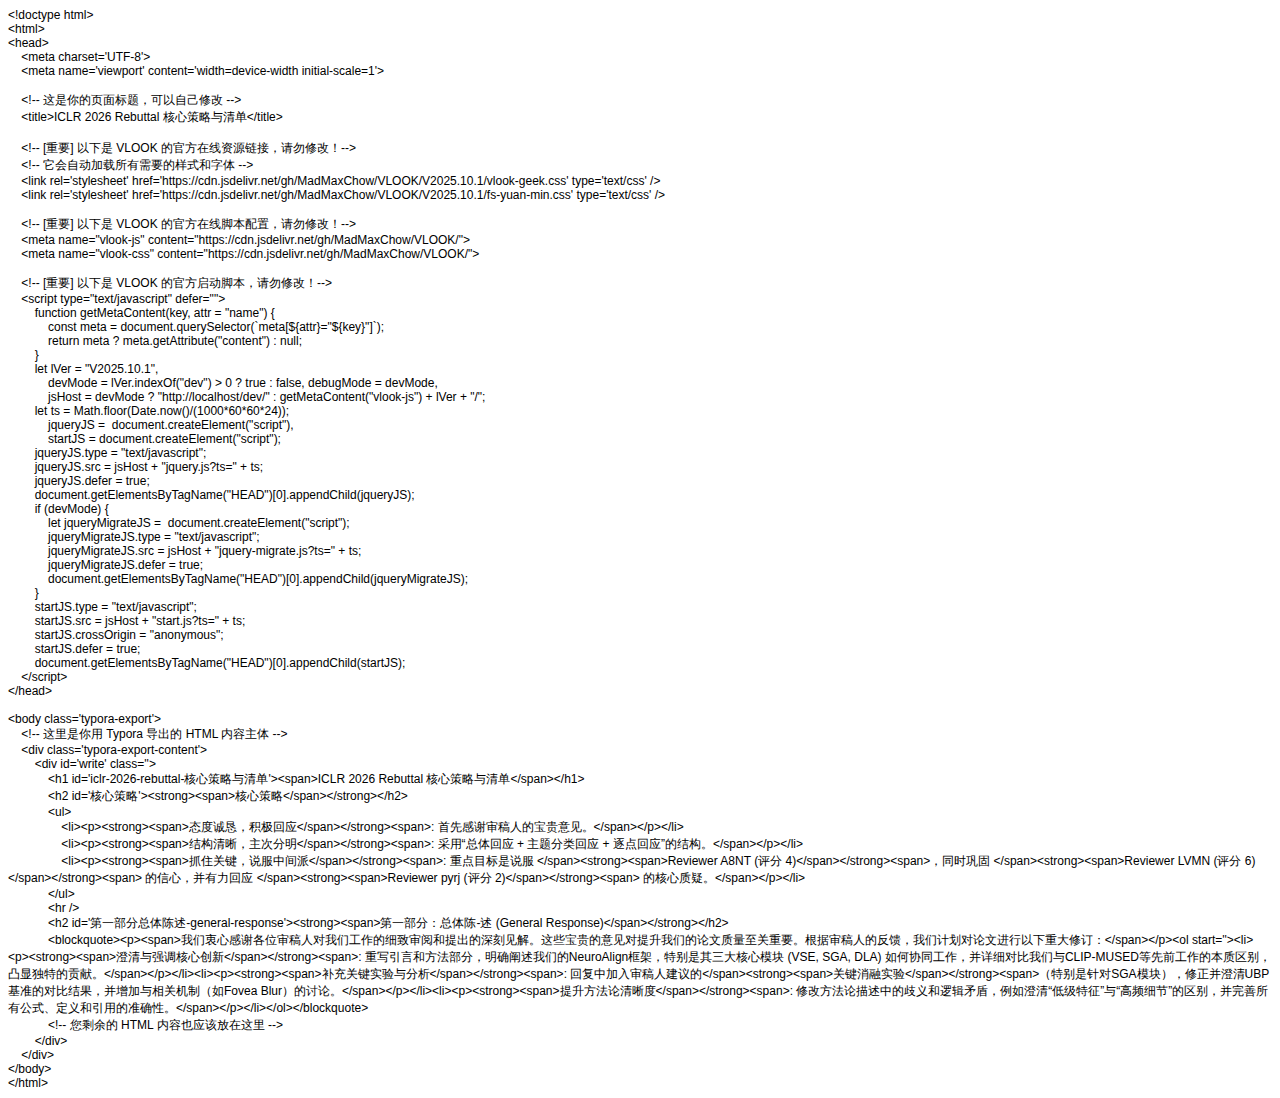
<file: index.html>
<!DOCTYPE html PUBLIC "-//W3C//DTD HTML 4.01//EN" "http://www.w3.org/TR/html4/strict.dtd">
<html>
<head>
  <meta http-equiv="Content-Type" content="text/html; charset=utf-8">
  <meta http-equiv="Content-Style-Type" content="text/css">
  <title></title>
  <meta name="Generator" content="Cocoa HTML Writer">
  <meta name="CocoaVersion" content="2685.2">
  <style type="text/css">
    p.p1 {margin: 0.0px 0.0px 0.0px 0.0px; font: 12.0px Helvetica}
    p.p2 {margin: 0.0px 0.0px 0.0px 0.0px; font: 12.0px Helvetica; min-height: 14.0px}
  </style>
</head>
<body>
<p class="p1">&lt;!doctype html&gt;</p>
<p class="p1">&lt;html&gt;</p>
<p class="p1">&lt;head&gt;</p>
<p class="p1"><span class="Apple-converted-space">    </span>&lt;meta charset='UTF-8'&gt;</p>
<p class="p1"><span class="Apple-converted-space">    </span>&lt;meta name='viewport' content='width=device-width initial-scale=1'&gt;</p>
<p class="p2"><br></p>
<p class="p1"><span class="Apple-converted-space">    </span>&lt;!-- 这是你的页面标题，可以自己修改 --&gt;</p>
<p class="p1"><span class="Apple-converted-space">    </span>&lt;title&gt;ICLR 2026 Rebuttal 核心策略与清单&lt;/title&gt;</p>
<p class="p2"><br></p>
<p class="p1"><span class="Apple-converted-space">    </span>&lt;!-- [重要] 以下是 VLOOK 的官方在线资源链接，请勿修改！--&gt;</p>
<p class="p1"><span class="Apple-converted-space">    </span>&lt;!-- 它会自动加载所有需要的样式和字体 --&gt;</p>
<p class="p1"><span class="Apple-converted-space">    </span>&lt;link rel='stylesheet' href='https://cdn.jsdelivr.net/gh/MadMaxChow/VLOOK/V2025.10.1/vlook-geek.css' type='text/css' /&gt;</p>
<p class="p1"><span class="Apple-converted-space">    </span>&lt;link rel='stylesheet' href='https://cdn.jsdelivr.net/gh/MadMaxChow/VLOOK/V2025.10.1/fs-yuan-min.css' type='text/css' /&gt;</p>
<p class="p2"><br></p>
<p class="p1"><span class="Apple-converted-space">    </span>&lt;!-- [重要] 以下是 VLOOK 的官方在线脚本配置，请勿修改！--&gt;</p>
<p class="p1"><span class="Apple-converted-space">    </span>&lt;meta name="vlook-js" content="https://cdn.jsdelivr.net/gh/MadMaxChow/VLOOK/"&gt;</p>
<p class="p1"><span class="Apple-converted-space">    </span>&lt;meta name="vlook-css" content="https://cdn.jsdelivr.net/gh/MadMaxChow/VLOOK/"&gt;</p>
<p class="p2"><br></p>
<p class="p1"><span class="Apple-converted-space">    </span>&lt;!-- [重要] 以下是 VLOOK 的官方启动脚本，请勿修改！--&gt;</p>
<p class="p1"><span class="Apple-converted-space">    </span>&lt;script type="text/javascript" defer=""&gt;</p>
<p class="p1"><span class="Apple-converted-space">        </span>function getMetaContent(key, attr = "name") {</p>
<p class="p1"><span class="Apple-converted-space">            </span>const meta = document.querySelector(`meta[${attr}="${key}"]`);</p>
<p class="p1"><span class="Apple-converted-space">            </span>return meta ? meta.getAttribute("content") : null;</p>
<p class="p1"><span class="Apple-converted-space">        </span>}</p>
<p class="p1"><span class="Apple-converted-space">        </span>let lVer = "V2025.10.1",</p>
<p class="p1"><span class="Apple-converted-space">            </span>devMode = lVer.indexOf("dev") &gt; 0 ? true : false, debugMode = devMode,</p>
<p class="p1"><span class="Apple-converted-space">            </span>jsHost = devMode ? "http://localhost/dev/" : getMetaContent("vlook-js") + lVer + "/";</p>
<p class="p1"><span class="Apple-converted-space">        </span>let ts = Math.floor(Date.now()/(1000*60*60*24));</p>
<p class="p1"><span class="Apple-converted-space">            </span>jqueryJS =<span class="Apple-converted-space">  </span>document.createElement("script"),</p>
<p class="p1"><span class="Apple-converted-space">            </span>startJS = document.createElement("script");</p>
<p class="p1"><span class="Apple-converted-space">        </span>jqueryJS.type = "text/javascript";</p>
<p class="p1"><span class="Apple-converted-space">        </span>jqueryJS.src = jsHost + "jquery.js?ts=" + ts;</p>
<p class="p1"><span class="Apple-converted-space">        </span>jqueryJS.defer = true;</p>
<p class="p1"><span class="Apple-converted-space">        </span>document.getElementsByTagName("HEAD")[0].appendChild(jqueryJS);</p>
<p class="p1"><span class="Apple-converted-space">        </span>if (devMode) {</p>
<p class="p1"><span class="Apple-converted-space">            </span>let jqueryMigrateJS =<span class="Apple-converted-space">  </span>document.createElement("script");</p>
<p class="p1"><span class="Apple-converted-space">            </span>jqueryMigrateJS.type = "text/javascript";</p>
<p class="p1"><span class="Apple-converted-space">            </span>jqueryMigrateJS.src = jsHost + "jquery-migrate.js?ts=" + ts;</p>
<p class="p1"><span class="Apple-converted-space">            </span>jqueryMigrateJS.defer = true;</p>
<p class="p1"><span class="Apple-converted-space">            </span>document.getElementsByTagName("HEAD")[0].appendChild(jqueryMigrateJS);</p>
<p class="p1"><span class="Apple-converted-space">        </span>}</p>
<p class="p1"><span class="Apple-converted-space">        </span>startJS.type = "text/javascript";</p>
<p class="p1"><span class="Apple-converted-space">        </span>startJS.src = jsHost + "start.js?ts=" + ts;</p>
<p class="p1"><span class="Apple-converted-space">        </span>startJS.crossOrigin = "anonymous";</p>
<p class="p1"><span class="Apple-converted-space">        </span>startJS.defer = true;</p>
<p class="p1"><span class="Apple-converted-space">        </span>document.getElementsByTagName("HEAD")[0].appendChild(startJS);</p>
<p class="p1"><span class="Apple-converted-space">    </span>&lt;/script&gt;</p>
<p class="p1">&lt;/head&gt;</p>
<p class="p2"><br></p>
<p class="p1">&lt;body class='typora-export'&gt;</p>
<p class="p1"><span class="Apple-converted-space">    </span>&lt;!-- 这里是你用 Typora 导出的 HTML 内容主体 --&gt;</p>
<p class="p1"><span class="Apple-converted-space">    </span>&lt;div class='typora-export-content'&gt;</p>
<p class="p1"><span class="Apple-converted-space">        </span>&lt;div id='write' class=''&gt;</p>
<p class="p1"><span class="Apple-converted-space">            </span>&lt;h1 id='iclr-2026-rebuttal-核心策略与清单'&gt;&lt;span&gt;ICLR 2026 Rebuttal 核心策略与清单&lt;/span&gt;&lt;/h1&gt;</p>
<p class="p1"><span class="Apple-converted-space">            </span>&lt;h2 id='核心策略'&gt;&lt;strong&gt;&lt;span&gt;核心策略&lt;/span&gt;&lt;/strong&gt;&lt;/h2&gt;</p>
<p class="p1"><span class="Apple-converted-space">            </span>&lt;ul&gt;</p>
<p class="p1"><span class="Apple-converted-space">                </span>&lt;li&gt;&lt;p&gt;&lt;strong&gt;&lt;span&gt;态度诚恳，积极回应&lt;/span&gt;&lt;/strong&gt;&lt;span&gt;: 首先感谢审稿人的宝贵意见。&lt;/span&gt;&lt;/p&gt;&lt;/li&gt;</p>
<p class="p1"><span class="Apple-converted-space">                </span>&lt;li&gt;&lt;p&gt;&lt;strong&gt;&lt;span&gt;结构清晰，主次分明&lt;/span&gt;&lt;/strong&gt;&lt;span&gt;: 采用“总体回应 + 主题分类回应 + 逐点回应”的结构。&lt;/span&gt;&lt;/p&gt;&lt;/li&gt;</p>
<p class="p1"><span class="Apple-converted-space">                </span>&lt;li&gt;&lt;p&gt;&lt;strong&gt;&lt;span&gt;抓住关键，说服中间派&lt;/span&gt;&lt;/strong&gt;&lt;span&gt;: 重点目标是说服 &lt;/span&gt;&lt;strong&gt;&lt;span&gt;Reviewer A8NT (评分 4)&lt;/span&gt;&lt;/strong&gt;&lt;span&gt;，同时巩固 &lt;/span&gt;&lt;strong&gt;&lt;span&gt;Reviewer LVMN (评分 6)&lt;/span&gt;&lt;/strong&gt;&lt;span&gt; 的信心，并有力回应 &lt;/span&gt;&lt;strong&gt;&lt;span&gt;Reviewer pyrj (评分 2)&lt;/span&gt;&lt;/strong&gt;&lt;span&gt; 的核心质疑。&lt;/span&gt;&lt;/p&gt;&lt;/li&gt;</p>
<p class="p1"><span class="Apple-converted-space">            </span>&lt;/ul&gt;</p>
<p class="p1"><span class="Apple-converted-space">            </span>&lt;hr /&gt;</p>
<p class="p1"><span class="Apple-converted-space">            </span>&lt;h2 id='第一部分总体陈述-general-response'&gt;&lt;strong&gt;&lt;span&gt;第一部分：总体陈-述 (General Response)&lt;/span&gt;&lt;/strong&gt;&lt;/h2&gt;</p>
<p class="p1"><span class="Apple-converted-space">            </span>&lt;blockquote&gt;&lt;p&gt;&lt;span&gt;我们衷心感谢各位审稿人对我们工作的细致审阅和提出的深刻见解。这些宝贵的意见对提升我们的论文质量至关重要。根据审稿人的反馈，我们计划对论文进行以下重大修订：&lt;/span&gt;&lt;/p&gt;&lt;ol start=''&gt;&lt;li&gt;&lt;p&gt;&lt;strong&gt;&lt;span&gt;澄清与强调核心创新&lt;/span&gt;&lt;/strong&gt;&lt;span&gt;: 重写引言和方法部分，明确阐述我们的NeuroAlign框架，特别是其三大核心模块 (VSE, SGA, DLA) 如何协同工作，并详细对比我们与CLIP-MUSED等先前工作的本质区别，凸显独特的贡献。&lt;/span&gt;&lt;/p&gt;&lt;/li&gt;&lt;li&gt;&lt;p&gt;&lt;strong&gt;&lt;span&gt;补充关键实验与分析&lt;/span&gt;&lt;/strong&gt;&lt;span&gt;: 回复中加入审稿人建议的&lt;/span&gt;&lt;strong&gt;&lt;span&gt;关键消融实验&lt;/span&gt;&lt;/strong&gt;&lt;span&gt;（特别是针对SGA模块），修正并澄清UBP基准的对比结果，并增加与相关机制（如Fovea Blur）的讨论。&lt;/span&gt;&lt;/p&gt;&lt;/li&gt;&lt;li&gt;&lt;p&gt;&lt;strong&gt;&lt;span&gt;提升方法论清晰度&lt;/span&gt;&lt;/strong&gt;&lt;span&gt;: 修改方法论描述中的歧义和逻辑矛盾，例如澄清“低级特征”与“高频细节”的区别，并完善所有公式、定义和引用的准确性。&lt;/span&gt;&lt;/p&gt;&lt;/li&gt;&lt;/ol&gt;&lt;/blockquote&gt;</p>
<p class="p1"><span class="Apple-converted-space">            </span>&lt;!-- 您剩余的 HTML 内容也应该放在这里 --&gt;</p>
<p class="p1"><span class="Apple-converted-space">        </span>&lt;/div&gt;</p>
<p class="p1"><span class="Apple-converted-space">    </span>&lt;/div&gt;</p>
<p class="p1">&lt;/body&gt;</p>
<p class="p1">&lt;/html&gt;</p>
</body>
</html>
</file>
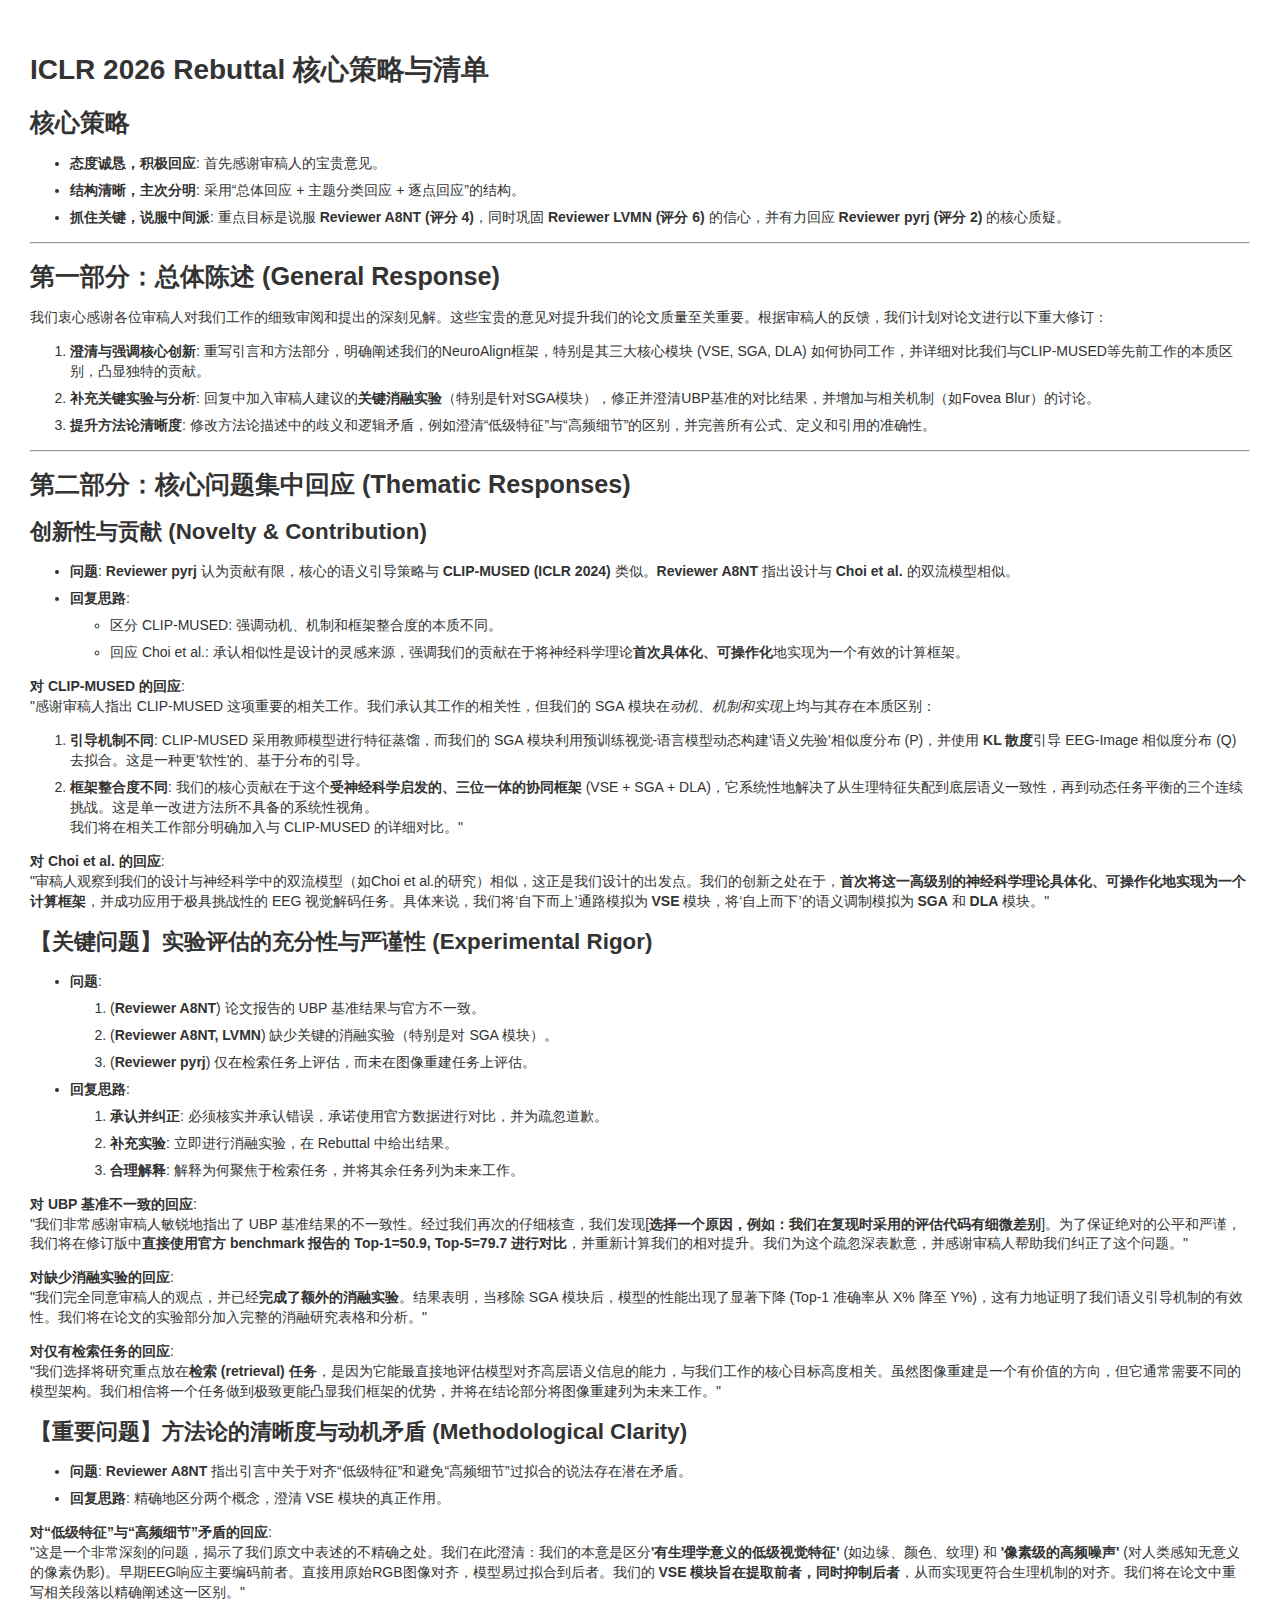
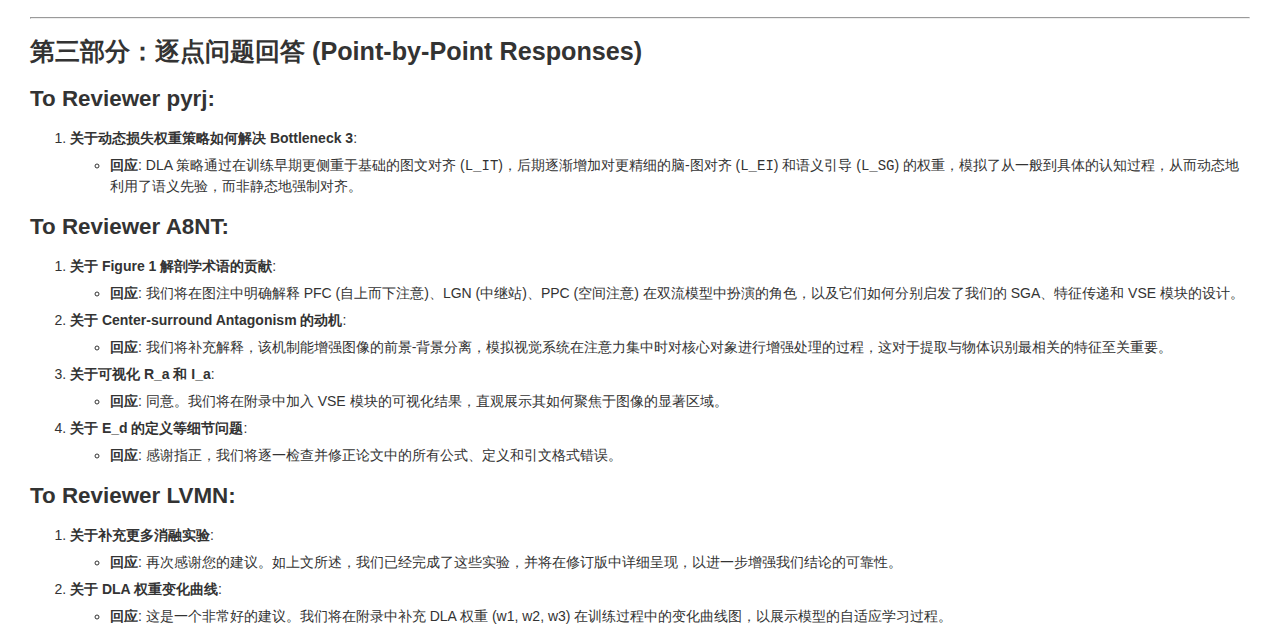
<file: Rebuttal.html>
<!doctype html>
<html>
<head>
<meta charset='UTF-8'><meta name='viewport' content='width=device-width initial-scale=1'><style type='text/css'>html {overflow-x: initial !important;}</style>
<style type='text/css'  id="style-base">:root { --bg-color: #ffffff; --text-color: #333333; --select-text-bg-color: #B5D6FC; --select-text-font-color: auto; --monospace: "Lucida Console",Consolas,"Courier",monospace; --title-bar-height: 20px; }
.mac-os-11 { --title-bar-height: 28px; }
html { font-size: 14px; background-color: var(--bg-color); color: var(--text-color); font-family: "Helvetica Neue", Helvetica, Arial, "Segoe UI Emoji", "SF Pro", sans-serif; -webkit-font-smoothing: antialiased; }
h1, h2, h3, h4, h5 { white-space: pre-wrap; }
body { margin: 0px; padding: 0px; height: auto; inset: 0px; font-size: 1rem; line-height: 1.428571; overflow-x: hidden; background: inherit; }
iframe { margin: auto; }
a.url { word-break: break-all; }
a:active, a:hover { outline: 0px; }
.in-text-selection, ::selection { text-shadow: none; background: var(--select-text-bg-color); color: var(--select-text-font-color); }
#write { margin: 0px auto; height: auto; width: inherit; word-break: normal; overflow-wrap: break-word; position: relative; white-space: normal; overflow-x: visible; padding-top: 36px; }
#write.first-line-indent p { text-indent: 2em; }
#write.first-line-indent li p, #write.first-line-indent p *, #write.first-line-indent svg * { text-indent: 0px; }
#write.first-line-indent li { margin-left: 2em; }
.for-image #write { padding-left: 8px; padding-right: 8px; }
body.typora-export { padding-left: 30px; padding-right: 30px; }
.typora-export .footnote-line, .typora-export li, .typora-export p { white-space: pre-wrap; }
.typora-export .task-list-item input { pointer-events: none; }
@media screen and (max-width: 500px) {
  body.typora-export { padding-left: 0px; padding-right: 0px; }
  #write { padding-left: 20px; padding-right: 20px; }
}
#write li > figure:last-child { margin-bottom: 0.5rem; }
#write ol, #write ul { position: relative; }
img { max-width: 100%; vertical-align: middle; image-orientation: from-image; }
button, input, select, textarea { color: inherit; font-style: inherit; font-variant-caps: inherit; font-weight: inherit; font-width: inherit; font-size: inherit; line-height: inherit; font-family: inherit; font-size-adjust: inherit; font-kerning: inherit; font-variant-alternates: inherit; font-variant-ligatures: inherit; font-variant-numeric: inherit; font-variant-east-asian: inherit; font-variant-position: inherit; font-variant-emoji: inherit; font-feature-settings: inherit; font-optical-sizing: inherit; font-variation-settings: inherit; }
input[type="checkbox"], input[type="radio"] { line-height: normal; padding: 0px; }
*, ::after, ::before { box-sizing: border-box; }
#write h1, #write h2, #write h3, #write h4, #write h5, #write h6, #write p, #write pre { width: inherit; position: relative; }
#write svg h1, #write svg h2, #write svg h3, #write svg h4, #write svg h5, #write svg h6, #write svg p { position: static; white-space: nowrap; overflow: visible; }
foreignObject { overflow: visible; }
p { line-height: inherit; }
h1, h2, h3, h4, h5, h6 { break-after: avoid-page; break-inside: avoid; orphans: 4; }
p { orphans: 4; }
li p { orphans: 1; }
h1 { font-size: 2rem; }
h2 { font-size: 1.8rem; }
h3 { font-size: 1.6rem; }
h4 { font-size: 1.4rem; }
h5 { font-size: 1.2rem; }
h6 { font-size: 1rem; }
.md-math-block, .md-rawblock, h1, h2, h3, h4, h5, h6, p { margin-top: 1rem; margin-bottom: 1rem; }
.hidden { display: none; }
.md-blockmeta { color: rgb(204, 204, 204); font-weight: 700; font-style: italic; }
a { cursor: pointer; }
sup.md-footnote { padding: 2px 4px; background-color: rgba(238, 238, 238, 0.7); color: rgb(85, 85, 85); border-radius: 4px; cursor: pointer; }
sup.md-footnote a, sup.md-footnote a:hover { color: inherit; text-transform: inherit; text-decoration: inherit; }
#write input[type="checkbox"] { cursor: pointer; width: inherit; height: inherit; }
figure { overflow-x: auto; margin: 1.2em 0px; max-width: calc(100% + 16px); padding: 0px; }
figure > table { margin: 0px; }
thead, tr { break-inside: avoid; break-after: auto; }
thead { display: table-header-group; }
table { border-collapse: collapse; border-spacing: 0px; width: 100%; overflow: auto; break-inside: auto; text-align: left; }
table.md-table td { min-width: 32px; }
.CodeMirror-gutters { border-right-width: 0px; border-right-style: none; border-right-color: currentcolor; background-color: inherit; }
.CodeMirror-linenumber { -webkit-user-select: none; }
.CodeMirror { text-align: left; }
.CodeMirror-placeholder { opacity: 0.3; }
.CodeMirror pre { padding: 0px 4px; }
.CodeMirror-lines { padding: 0px; }
div.hr:focus { cursor: none; }
#write pre { white-space: pre-wrap; }
#write.fences-no-line-wrapping pre { white-space: pre; }
#write pre.ty-contain-cm { white-space: normal; }
.CodeMirror-gutters { margin-right: 4px; }
.md-fences { font-size: 0.9rem; display: block; break-inside: avoid; text-align: left; overflow: visible; white-space: pre; background: inherit; position: relative !important; }
.md-fences-adv-panel { width: 100%; margin-top: 10px; text-align: center; padding-top: 0px; padding-bottom: 8px; overflow-x: auto; }
#write .md-fences.mock-cm { white-space: pre-wrap; }
.md-fences.md-fences-with-lineno { padding-left: 0px; }
#write.fences-no-line-wrapping .md-fences.mock-cm { white-space: pre; overflow-x: auto; }
.md-fences.mock-cm.md-fences-with-lineno { padding-left: 8px; }
.CodeMirror-line, twitterwidget { break-inside: avoid; }
svg { break-inside: avoid; }
.footnotes { opacity: 0.8; font-size: 0.9rem; margin-top: 1em; margin-bottom: 1em; }
.footnotes + .footnotes { margin-top: 0px; }
.md-reset { margin: 0px; padding: 0px; border: 0px; outline: 0px; vertical-align: top; background: 0px 0px; text-decoration: none; text-shadow: none; float: none; position: static; width: auto; height: auto; white-space: nowrap; cursor: inherit; line-height: normal; font-weight: 400; text-align: left; box-sizing: content-box; direction: ltr; }
li div { padding-top: 0px; }
blockquote { margin: 1rem 0px; }
li .mathjax-block, li p { margin: 0.5rem 0px; }
li blockquote { margin: 1rem 0px; }
li { margin: 0px; position: relative; }
blockquote > :last-child { margin-bottom: 0px; }
blockquote > :first-child, li > :first-child { margin-top: 0px; }
.footnotes-area { color: rgb(136, 136, 136); margin-top: 0.714rem; padding-bottom: 0.143rem; white-space: normal; }
#write .footnote-line { white-space: pre-wrap; }
@media print {
  body, html { border: 1px solid transparent; height: 99%; break-after: avoid; break-before: avoid; font-variant-ligatures: no-common-ligatures; }
  #write { margin-top: 0px; border-color: transparent !important; padding-top: 0px !important; padding-bottom: 0px !important; }
  .typora-export * { print-color-adjust: exact; }
  .typora-export #write { break-after: avoid; }
  .typora-export #write::after { height: 0px; }
  .is-mac table { break-inside: avoid; }
  #write > p:nth-child(1) { margin-top: 0px; }
  .typora-export-show-outline .typora-export-sidebar { display: none; }
  figure { overflow-x: visible; }
}
.footnote-line { margin-top: 0.714em; font-size: 0.7em; }
a img, img a { cursor: pointer; }
pre.md-meta-block { font-size: 0.8rem; min-height: 0.8rem; white-space: pre-wrap; background: rgb(204, 204, 204); display: block; overflow-x: hidden; }
p > .md-image:only-child:not(.md-img-error) img, p > img:only-child { display: block; margin: auto; }
#write.first-line-indent p > .md-image:only-child:not(.md-img-error) img { left: -2em; position: relative; }
p > .md-image:only-child { display: inline-block; width: 100%; }
#write .MathJax_Display { margin: 0.8em 0px 0px; }
.md-math-block { width: 100%; }
.md-math-block:not(:empty)::after { display: none; }
.MathJax_ref { fill: currentcolor; }
[contenteditable="true"]:active, [contenteditable="true"]:focus, [contenteditable="false"]:active, [contenteditable="false"]:focus { outline: 0px; box-shadow: none; }
.md-task-list-item { position: relative; list-style-type: none; }
.task-list-item.md-task-list-item { padding-left: 0px; }
.md-task-list-item > input { position: absolute; top: 0px; left: 0px; margin-left: -1.2em; margin-top: calc(1em - 10px); border: medium; }
.math { font-size: 1rem; }
.md-toc { min-height: 3.58rem; position: relative; font-size: 0.9rem; border-radius: 10px; }
.md-toc-content { position: relative; margin-left: 0px; }
.md-toc-content::after, .md-toc::after { display: none; }
.md-toc-item { display: block; color: rgb(65, 131, 196); }
.md-toc-item a { text-decoration: none; }
.md-toc-inner:hover { text-decoration: underline; }
.md-toc-inner { display: inline-block; cursor: pointer; }
.md-toc-h1 .md-toc-inner { margin-left: 0px; font-weight: 700; }
.md-toc-h2 .md-toc-inner { margin-left: 2em; }
.md-toc-h3 .md-toc-inner { margin-left: 4em; }
.md-toc-h4 .md-toc-inner { margin-left: 6em; }
.md-toc-h5 .md-toc-inner { margin-left: 8em; }
.md-toc-h6 .md-toc-inner { margin-left: 10em; }
@media screen and (max-width: 48em) {
  .md-toc-h3 .md-toc-inner { margin-left: 3.5em; }
  .md-toc-h4 .md-toc-inner { margin-left: 5em; }
  .md-toc-h5 .md-toc-inner { margin-left: 6.5em; }
  .md-toc-h6 .md-toc-inner { margin-left: 8em; }
}
a.md-toc-inner { font-size: inherit; font-style: inherit; font-weight: inherit; line-height: inherit; }
.footnote-line a:not(.reversefootnote) { color: inherit; }
.reversefootnote { font-family: ui-monospace, sans-serif; }
.md-attr { display: none; }
.md-fn-count::after { content: "."; }
code, pre, samp, tt { font-family: var(--monospace); }
kbd { margin: 0px 0.1em; padding: 0.1em 0.6em; font-size: 0.8em; color: rgb(36, 39, 41); background: rgb(255, 255, 255); border: 1px solid rgb(173, 179, 185); border-radius: 3px; box-shadow: rgba(12, 13, 14, 0.2) 0px 1px 0px, rgb(255, 255, 255) 0px 0px 0px 2px inset; white-space: nowrap; vertical-align: middle; }
.md-comment { color: rgb(162, 127, 3); opacity: 0.6; font-family: var(--monospace); }
code { text-align: left; vertical-align: initial; }
a.md-print-anchor { white-space: pre !important; border-width: medium !important; border-style: none !important; border-color: currentcolor !important; display: inline-block !important; position: absolute !important; width: 1px !important; right: 0px !important; outline: 0px !important; background: 0px 0px !important; text-decoration: initial !important; text-shadow: initial !important; }
.os-windows.monocolor-emoji .md-emoji { font-family: "Segoe UI Symbol", sans-serif; }
.md-diagram-panel > svg { max-width: 100%; }
[lang="flow"] svg, [lang="mermaid"] svg { max-width: 100%; height: auto; }
[lang="mermaid"] .node text { font-size: 1rem; }
table tr th { border-bottom-width: 0px; border-bottom-style: none; border-bottom-color: currentcolor; }
video { max-width: 100%; display: block; margin: 0px auto; }
iframe { max-width: 100%; width: 100%; border: medium; }
.highlight td, .highlight tr { border: 0px; }
mark { background: rgb(255, 255, 0); color: rgb(0, 0, 0); }
.md-html-inline .md-plain, .md-html-inline strong, mark .md-inline-math, mark strong { color: inherit; }
.md-expand mark .md-meta { opacity: 0.3 !important; }
mark .md-meta { color: rgb(0, 0, 0); }
@media print {
  .typora-export h1, .typora-export h2, .typora-export h3, .typora-export h4, .typora-export h5, .typora-export h6 { break-inside: avoid; }
}
.md-diagram-panel .messageText { stroke: none !important; }
.md-diagram-panel .start-state { fill: var(--node-fill); }
.md-diagram-panel .edgeLabel rect { opacity: 1 !important; }
.md-fences.md-fences-math { font-size: 1em; }
.md-fences-advanced:not(.md-focus) { padding: 0px; white-space: nowrap; border: 0px; }
.md-fences-advanced:not(.md-focus) { background: inherit; }
.mermaid-svg { margin: auto; }
.typora-export-show-outline .typora-export-content { max-width: 1440px; margin: auto; display: flex; flex-direction: row; }
.typora-export-sidebar { width: 300px; font-size: 0.8rem; margin-top: 80px; margin-right: 18px; }
.typora-export-show-outline #write { --webkit-flex: 2; flex: 2 1 0%; }
.typora-export-sidebar .outline-content { position: fixed; top: 0px; max-height: 100%; overflow: hidden auto; padding-bottom: 30px; padding-top: 60px; width: 300px; }
@media screen and (max-width: 1024px) {
  .typora-export-sidebar, .typora-export-sidebar .outline-content { width: 240px; }
}
@media screen and (max-width: 800px) {
  .typora-export-sidebar { display: none; }
}
.outline-content li, .outline-content ul { margin-left: 0px; margin-right: 0px; padding-left: 0px; padding-right: 0px; list-style: none; overflow-wrap: anywhere; }
.outline-content ul { margin-top: 0px; margin-bottom: 0px; }
.outline-content strong { font-weight: 400; }
.outline-expander { width: 1rem; height: 1.428571rem; position: relative; display: table-cell; vertical-align: middle; cursor: pointer; padding-left: 4px; }
.outline-expander::before { content: ""; position: relative; font-family: Ionicons; display: inline-block; font-size: 8px; vertical-align: middle; }
.outline-item { padding-top: 3px; padding-bottom: 3px; cursor: pointer; }
.outline-expander:hover::before { content: ""; }
.outline-h1 > .outline-item { padding-left: 0px; }
.outline-h2 > .outline-item { padding-left: 1em; }
.outline-h3 > .outline-item { padding-left: 2em; }
.outline-h4 > .outline-item { padding-left: 3em; }
.outline-h5 > .outline-item { padding-left: 4em; }
.outline-h6 > .outline-item { padding-left: 5em; }
.outline-label { cursor: pointer; display: table-cell; vertical-align: middle; text-decoration: none; color: inherit; }
.outline-label:hover { text-decoration: underline; }
.outline-item:hover { border-color: rgb(245, 245, 245); background-color: var(--item-hover-bg-color); }
.outline-item:hover { margin-left: -28px; margin-right: -28px; border-left-width: 28px; border-left-style: solid; border-left-color: transparent; border-right-width: 28px; border-right-style: solid; border-right-color: transparent; }
.outline-item-single .outline-expander::before, .outline-item-single .outline-expander:hover::before { display: none; }
.outline-item-open > .outline-item > .outline-expander::before { content: ""; }
.outline-children { display: none; }
.info-panel-tab-wrapper { display: none; }
.outline-item-open > .outline-children { display: block; }
.typora-export .outline-item { padding-top: 1px; padding-bottom: 1px; }
.typora-export .outline-item:hover { margin-right: -8px; border-right-width: 8px; border-right-style: solid; border-right-color: transparent; }
.typora-export .outline-expander::before { content: "+"; font-family: inherit; top: -1px; }
.typora-export .outline-expander:hover::before, .typora-export .outline-item-open > .outline-item > .outline-expander::before { content: "−"; }
.typora-export-collapse-outline .outline-children { display: none; }
.typora-export-collapse-outline .outline-item-open > .outline-children, .typora-export-no-collapse-outline .outline-children { display: block; }
.typora-export-no-collapse-outline .outline-expander::before { content: "" !important; }
.typora-export-show-outline .outline-item-active > .outline-item .outline-label { font-weight: 700; }
.md-inline-math-container mjx-container { zoom: 0.95; }
mjx-container { break-inside: avoid; }
.md-alert.md-alert-note { border-left-color: rgb(9, 105, 218); }
.md-alert.md-alert-important { border-left-color: rgb(130, 80, 223); }
.md-alert.md-alert-warning { border-left-color: rgb(154, 103, 0); }
.md-alert.md-alert-tip { border-left-color: rgb(31, 136, 61); }
.md-alert.md-alert-caution { border-left-color: rgb(207, 34, 46); }
.md-alert { padding: 0px 1em; margin-bottom: 16px; color: inherit; border-left-width: 0.25em; border-left-style: solid; border-left-color: rgb(0, 0, 0); }
.md-alert-text-note { color: rgb(9, 105, 218); }
.md-alert-text-important { color: rgb(130, 80, 223); }
.md-alert-text-warning { color: rgb(154, 103, 0); }
.md-alert-text-tip { color: rgb(31, 136, 61); }
.md-alert-text-caution { color: rgb(207, 34, 46); }
.md-alert-text { font-size: 0.9rem; font-weight: 700; }
.md-alert-text svg { fill: currentcolor; position: relative; top: 0.125em; margin-right: 1ch; overflow: visible; }
.md-alert-text-container::after { content: attr(data-text); text-transform: capitalize; pointer-events: none; margin-right: 1ch; }

</style>
<link rel='stylesheet' href='https://github.com/jk21-code/jk21-code.github.io/V2025.10.1/vlook-geek.css' type='text/css' />
<link rel='stylesheet' href='https://github.com/jk21-code/jk21-code.github.iogithub.com/jk21-code/jk21-code.github.io/github-io/V2025.10.1/fs-yuan-min.css' type='text/css' />
<style type='text/css'  id="style-theme_css">
@import '';
@import '';
</style>
<style type='text/css'  id="style-lp">ol, ul {padding-left: 40px}</style>
<style type='text/css'  id="style-mac-print"> @media print { @page {margin: 0 0 0 0;} body.typora-export {padding-left: 0; padding-right: 0;} #write {padding:0;}}</style>
<link rel="preconnect" href="https://fonts.googleapis.com" crossorigin="anonymous">
<link rel="preconnect" href="https://fonts.gstatic.com" crossorigin="anonymous">
<link rel="preconnect" href="https://openfonts.pages.dev" crossorigin="anonymous">
<link rel="preconnect" href="https://madmaxchow.github.io" crossorigin="anonymous">
<link rel="preconnect" href="https://github.com/jk21-code/jk21-code.github.io" crossorigin="anonymous">
<!-- 补充 DNS 加速，防止 preconnect 被忽略 -->
<link rel="dns-prefetch" href="https://fonts.googleapis.com" "="">
<link rel="dns-prefetch" href="https://fonts.gstatic.com">
<link rel="dns-prefetch" href="https://openfonts.pages.dev">
<link rel="dns-prefetch" href="https://madmaxchow.github.io">
<link rel="dns-prefetch" href="https://github.com/jk21-code/jk21-code.github.io">
<!-- live 模式部署时相关资源 URL 配置 -->
<meta name="vlook-js" content="https://github.com/jk21-code/jk21-code.github.io/V2025.10.1/">
<meta name="vlook-fs" content="https://github.com/jk21-code/jk21-code.github.io/V2025.10.1/">
<!-- 以下为 W3C 相关的 meta 配置 -->
<meta name="author" content="">
<meta name="date" content="">
<meta name="changelog" content="">
<meta name="description" content="">
<meta name="keywords" content="">
<!-- 以下为 VLOOK™ 相关的 meta 配置 -->
<meta name="vlook-doc-lib" content="">
<meta name="vlook-gray-mode" content="">
<meta name="vlook-header-autonum" content="">
<meta name="vlook-header-dup" content="">
<meta name="vlook-image-host" content="">
<meta name="vlook-query" content="">
<meta name="vlook-unpub" content="">
<meta name="vlook-welcome" content="">
<meta name="vlook-cc-top-left" content="">
<meta name="vlook-cc-top-right" content="">
<meta name="vlook-cc-bottom-left" content="">
<meta name="vlook-cc-bottom-right" content="">
<!-- 以下为 Open Graph Protocol (OGP) 相关的 meta 配置 -->
<meta property="og:image" content="">
<meta property="og:image:alt" content="">
<meta property="og:title" content="">
<meta property="og:description" content="">
<meta property="og:url" content="">
<meta property="og:type" content="">
<meta property="og:site_name" content="">
<meta property="og:locale" content="">
<meta property="og:video" content="">
<meta property="og:audio" content="">

<!--========================================================================-->
<!--                                                                        -->
<!--                          VLOOK - Typora Plugin                         -->
<!--                                ( live )                                -->
<!--                                                                        -->
<!--                                  V2025.10.1                                 -->
<!--                               2025-10-18                               -->
<!--                           Powered by MAX°孟兆                           -->
<!--                                                                        -->
<!--                          QQ Group: 805502564                           -->
<!--                  Telegram Channel: t.me/vlook_markdown                 -->
<!--                         email: maxchow@qq.com                          -->
<!--                                                                        -->
<!--                  https://github.com/MadMaxChow/VLOOK                   -->
<!--                  https://gitee.com/madmaxchow/VLOOK                    -->
<!--                                                                        -->
<!--========================================================================-->
<!--
MIT License
Copyright (c) 2016-2022 MAX°DESIGN | Max Chow
Permission is hereby granted, free of charge, to any person obtaining a copy of this software and associated documentation files (the "Software"), to deal in the Software without restriction, including without limitation the rights to use, copy, modify, merge, publish, distribute, sublicense, and/or sell copies of the Software, and to permit persons to whom the Software is furnished to do so, subject to the following conditions:
The above copyright notice and this permission notice shall be included in all copies or substantial portions of the Software.
THE SOFTWARE IS PROVIDED "AS IS", WITHOUT WARRANTY OF ANY KIND, EXPRESS OR IMPLIED, INCLUDING BUT NOT LIMITED TO THE WARRANTIES OF MERCHANTABILITY, FITNESS FOR A PARTICULAR PURPOSE AND NONINFRINGEMENT. IN NO EVENT SHALL THE AUTHORS OR COPYRIGHT HOLDERS BE LIABLE FOR ANY CLAIM, DAMAGES OR OTHER LIABILITY, WHETHER IN AN ACTION OF CONTRACT, TORT OR OTHERWISE, ARISING FROM, OUT OF OR IN CONNECTION WITH THE SOFTWARE OR THE USE OR OTHER DEALINGS IN THE SOFTWARE.
-->
<!-- ==================== VLOOK UI ==================== -->
<!-- <div class="v-vlook-inside"></div> -->
<style type="text/css">
    @keyframes breathe-vlook { 0% { transform: scale(1.5); opacity: 0.5; } 100% { transform: scale(1); opacity: 1; } }
    #VLOOK { left: 0; top: 0; background: var(--v-btn-bg); width: 100%; height: 100vh; display: flex; align-items: center; position: fixed; z-index: 99999; }
    #VLOOK > div { margin: 0 auto; background: var(--v-btn-f); width: 30px; height: 30px; border-radius: 10px; animation: 1s breathe-vlook infinite alternate; }
</style>
<!-- ==================== VLOOK JS ==================== -->
<script type="text/javascript" defer="">
	function getMetaContent(key, attr = "name") {
		const meta = document.querySelector(`meta[${attr}="${key}"]`);
		return meta ? meta.getAttribute("content") : null;
	}
    let lVer = "V2025.10.1",
        devMode = lVer.indexOf("dev") > 0 ? true : false, debugMode = devMode,
        // cssHost = devMode ? "http://localhost/dev/" : getMetaContent("vlook-res-css"),
        jsHost = devMode ? "http://localhost/dev/" : getMetaContent("vlook-js") + lVer + "/";
// ==================== NON-standalone ====================
// ▽ ▽ ▽ ▽ ▽
    let ts = Math.floor(Date.now()/(1000*60*60*24)); // (1000*60*60*24) 按天
        jqueryJS =  document.createElement("script"),
        startJS = document.createElement("script");

    jqueryJS.type = "text/javascript";
    jqueryJS.src = jsHost + "jquery.js?ts=" + ts;
    jqueryJS.defer = true;
    document.getElementsByTagName("HEAD")[0].appendChild(jqueryJS);

    if (devMode) {
	    let jqueryMigrateJS =  document.createElement("script");
    	jqueryMigrateJS.type = "text/javascript";
	    jqueryMigrateJS.src = jsHost + "jquery-migrate.js?ts=" + ts;
	    jqueryMigrateJS.defer = true;
    	document.getElementsByTagName("HEAD")[0].appendChild(jqueryMigrateJS);
    }

    startJS.type = "text/javascript";
    startJS.src = jsHost + "start.js?ts=" + ts;
    startJS.crossOrigin = "anonymous";
    startJS.defer = true;
    document.getElementsByTagName("HEAD")[0].appendChild(startJS);
</script>
<!--======================================-->
<!-- END • VLOOK plugin_live for <head /> -->
<!--======================================-->

<title>ICLR 2026 Rebuttal 核心策略与清单</title>
</head>
<body class='typora-export'><div class='typora-export-content'>
<div id='write'  class=''><h1 id='iclr-2026-rebuttal-核心策略与清单'><span>ICLR 2026 Rebuttal 核心策略与清单</span></h1><h2 id='核心策略'><strong><span>核心策略</span></strong></h2><ul><li><p><strong><span>态度诚恳，积极回应</span></strong><span>: 首先感谢审稿人的宝贵意见。</span></p></li><li><p><strong><span>结构清晰，主次分明</span></strong><span>: 采用“总体回应 + 主题分类回应 + 逐点回应”的结构。</span></p></li><li><p><strong><span>抓住关键，说服中间派</span></strong><span>: 重点目标是说服 </span><strong><span>Reviewer A8NT (评分 4)</span></strong><span>，同时巩固 </span><strong><span>Reviewer LVMN (评分 6)</span></strong><span> 的信心，并有力回应 </span><strong><span>Reviewer pyrj (评分 2)</span></strong><span> 的核心质疑。</span></p></li></ul><hr /><h2 id='第一部分总体陈述-general-response'><strong><span>第一部分：总体陈述 (General Response)</span></strong></h2><blockquote><p><span>我们衷心感谢各位审稿人对我们工作的细致审阅和提出的深刻见解。这些宝贵的意见对提升我们的论文质量至关重要。根据审稿人的反馈，我们计划对论文进行以下重大修订：</span></p><ol start='' ><li><p><strong><span>澄清与强调核心创新</span></strong><span>: 重写引言和方法部分，明确阐述我们的NeuroAlign框架，特别是其三大核心模块 (VSE, SGA, DLA) 如何协同工作，并详细对比我们与CLIP-MUSED等先前工作的本质区别，凸显独特的贡献。</span></p></li><li><p><strong><span>补充关键实验与分析</span></strong><span>: 回复中加入审稿人建议的</span><strong><span>关键消融实验</span></strong><span>（特别是针对SGA模块），修正并澄清UBP基准的对比结果，并增加与相关机制（如Fovea Blur）的讨论。</span></p></li><li><p><strong><span>提升方法论清晰度</span></strong><span>: 修改方法论描述中的歧义和逻辑矛盾，例如澄清“低级特征”与“高频细节”的区别，并完善所有公式、定义和引用的准确性。</span></p></li></ol></blockquote><hr /><h2 id='第二部分核心问题集中回应-thematic-responses'><strong><span>第二部分：核心问题集中回应 (Thematic Responses)</span></strong></h2><h3 id='创新性与贡献-novelty--contribution'><span>创新性与贡献 (Novelty &amp; Contribution)</span></h3><ul><li><p><strong><span>问题</span></strong><span>: </span><strong><span>Reviewer pyrj</span></strong><span> 认为贡献有限，核心的语义引导策略与 </span><strong><span>CLIP-MUSED (ICLR 2024)</span></strong><span> 类似。</span><strong><span>Reviewer A8NT</span></strong><span> 指出设计与 </span><strong><span>Choi et al.</span></strong><span> 的双流模型相似。</span></p></li><li><p><strong><span>回复思路</span></strong><span>:</span></p><ul><li><p><span>区分 CLIP-MUSED: 强调动机、机制和框架整合度的本质不同。</span></p></li><li><p><span>回应 Choi et al.: 承认相似性是设计的灵感来源，强调我们的贡献在于将神经科学理论</span><strong><span>首次具体化、可操作化</span></strong><span>地实现为一个有效的计算框架。</span></p></li></ul></li></ul><blockquote><p><strong><span>对 CLIP-MUSED 的回应</span></strong><span>:</span>
<span>&quot;感谢审稿人指出 CLIP-MUSED 这项重要的相关工作。我们承认其工作的相关性，但我们的 SGA 模块在</span><em><span>动机、机制和实现</span></em><span>上均与其存在本质区别：</span></p><ol start='' ><li><p><strong><span>引导机制不同</span></strong><span>: CLIP-MUSED 采用教师模型进行特征蒸馏，而我们的 SGA 模块利用预训练视觉-语言模型动态构建&#39;语义先验&#39;相似度分布 (P)，并使用 </span><strong><span>KL 散度</span></strong><span>引导 EEG-Image 相似度分布 (Q) 去拟合。这是一种更&#39;软性&#39;的、基于分布的引导。</span></p></li><li><p><strong><span>框架整合度不同</span></strong><span>: 我们的核心贡献在于这个</span><strong><span>受神经科学启发的、三位一体的协同框架</span></strong><span> (VSE + SGA + DLA)，它系统性地解决了从生理特征失配到底层语义一致性，再到动态任务平衡的三个连续挑战。这是单一改进方法所不具备的系统性视角。</span>
<span>我们将在相关工作部分明确加入与 CLIP-MUSED 的详细对比。&quot;</span></p></li></ol><p><strong><span>对 Choi et al. 的回应</span></strong><span>:</span>
<span>&quot;审稿人观察到我们的设计与神经科学中的双流模型（如Choi et al.的研究）相似，这正是我们设计的出发点。我们的创新之处在于，</span><strong><span>首次将这一高级别的神经科学理论具体化、可操作化地实现为一个计算框架</span></strong><span>，并成功应用于极具挑战性的 EEG 视觉解码任务。具体来说，我们将‘自下而上’通路模拟为 </span><strong><span>VSE</span></strong><span> 模块，将‘自上而下’的语义调制模拟为 </span><strong><span>SGA</span></strong><span> 和 </span><strong><span>DLA</span></strong><span> 模块。&quot;</span></p></blockquote><h3 id='关键问题实验评估的充分性与严谨性-experimental-rigor'><span>【关键问题】实验评估的充分性与严谨性 (Experimental Rigor)</span></h3><ul><li><p><strong><span>问题</span></strong><span>:</span></p><ol start='' ><li><p><span>(</span><strong><span>Reviewer A8NT</span></strong><span>) 论文报告的 UBP 基准结果与官方不一致。</span></p></li><li><p><span>(</span><strong><span>Reviewer A8NT, LVMN</span></strong><span>) 缺少关键的消融实验（特别是对 SGA 模块）。</span></p></li><li><p><span>(</span><strong><span>Reviewer pyrj</span></strong><span>) 仅在检索任务上评估，而未在图像重建任务上评估。</span></p></li></ol></li><li><p><strong><span>回复思路</span></strong><span>:</span></p><ol start='' ><li><p><strong><span>承认并纠正</span></strong><span>: 必须核实并承认错误，承诺使用官方数据进行对比，并为疏忽道歉。</span></p></li><li><p><strong><span>补充实验</span></strong><span>: 立即进行消融实验，在 Rebuttal 中给出结果。</span></p></li><li><p><strong><span>合理解释</span></strong><span>: 解释为何聚焦于检索任务，并将其余任务列为未来工作。</span></p></li></ol></li></ul><blockquote><p><strong><span>对 UBP 基准不一致的回应</span></strong><span>:</span>
<span>&quot;我们非常感谢审稿人敏锐地指出了 UBP 基准结果的不一致性。经过我们再次的仔细核查，我们发现[</span><strong><span>选择一个原因，例如：我们在复现时采用的评估代码有细微差别</span></strong><span>]。为了保证绝对的公平和严谨，我们将在修订版中</span><strong><span>直接使用官方 benchmark 报告的 Top-1=50.9, Top-5=79.7 进行对比</span></strong><span>，并重新计算我们的相对提升。我们为这个疏忽深表歉意，并感谢审稿人帮助我们纠正了这个问题。&quot;</span></p><p><strong><span>对缺少消融实验的回应</span></strong><span>:</span>
<span>&quot;我们完全同意审稿人的观点，并已经</span><strong><span>完成了额外的消融实验</span></strong><span>。结果表明，当移除 SGA 模块后，模型的性能出现了显著下降 (Top-1 准确率从 X% 降至 Y%)，这有力地证明了我们语义引导机制的有效性。我们将在论文的实验部分加入完整的消融研究表格和分析。&quot;</span></p><p><strong><span>对仅有检索任务的回应</span></strong><span>:</span>
<span>&quot;我们选择将研究重点放在</span><strong><span>检索 (retrieval) 任务</span></strong><span>，是因为它能最直接地评估模型对齐高层语义信息的能力，与我们工作的核心目标高度相关。虽然图像重建是一个有价值的方向，但它通常需要不同的模型架构。我们相信将一个任务做到极致更能凸显我们框架的优势，并将在结论部分将图像重建列为未来工作。&quot;</span></p></blockquote><h3 id='重要问题方法论的清晰度与动机矛盾-methodological-clarity'><span>【重要问题】方法论的清晰度与动机矛盾 (Methodological Clarity)</span></h3><ul><li><p><strong><span>问题</span></strong><span>: </span><strong><span>Reviewer A8NT</span></strong><span> 指出引言中关于对齐“低级特征”和避免“高频细节”过拟合的说法存在潜在矛盾。</span></p></li><li><p><strong><span>回复思路</span></strong><span>: 精确地区分两个概念，澄清 VSE 模块的真正作用。</span></p></li></ul><blockquote><p><strong><span>对“低级特征”与“高频细节”矛盾的回应</span></strong><span>:</span>
<span>&quot;这是一个非常深刻的问题，揭示了我们原文中表述的不精确之处。我们在此澄清：我们的本意是区分</span><strong><span>&#39;有生理学意义的低级视觉特征&#39;</span></strong><span> (如边缘、颜色、纹理) 和 </span><strong><span>&#39;像素级的高频噪声&#39;</span></strong><span> (对人类感知无意义的像素伪影)。早期EEG响应主要编码前者。直接用原始RGB图像对齐，模型易过拟合到后者。我们的 </span><strong><span>VSE 模块旨在提取前者，同时抑制后者</span></strong><span>，从而实现更符合生理机制的对齐。我们将在论文中重写相关段落以精确阐述这一区别。&quot;</span></p></blockquote><hr /><h2 id='第三部分逐点问题回答-point-by-point-responses'><strong><span>第三部分：逐点问题回答 (Point-by-Point Responses)</span></strong></h2><h3 id='to-reviewer-pyrj'><strong><span>To Reviewer pyrj:</span></strong></h3><ol start='' ><li><p><strong><span>关于动态损失权重策略如何解决 Bottleneck 3</span></strong><span>:</span></p><ul><li><p><strong><span>回应</span></strong><span>: DLA 策略通过在训练早期更侧重于基础的图文对齐 (</span><code>L_IT</code><span>)，后期逐渐增加对更精细的脑-图对齐 (</span><code>L_EI</code><span>) 和语义引导 (</span><code>L_SG</code><span>) 的权重，模拟了从一般到具体的认知过程，从而动态地利用了语义先验，而非静态地强制对齐。</span></p></li></ul></li></ol><h3 id='to-reviewer-a8nt'><strong><span>To Reviewer A8NT:</span></strong></h3><ol start='' ><li><p><strong><span>关于 Figure 1 解剖学术语的贡献</span></strong><span>:</span></p><ul><li><p><strong><span>回应</span></strong><span>: 我们将在图注中明确解释 PFC (自上而下注意)、LGN (中继站)、PPC (空间注意) 在双流模型中扮演的角色，以及它们如何分别启发了我们的 SGA、特征传递和 VSE 模块的设计。</span></p></li></ul></li><li><p><strong><span>关于 Center-surround Antagonism 的动机</span></strong><span>:</span></p><ul><li><p><strong><span>回应</span></strong><span>: 我们将补充解释，该机制能增强图像的前景-背景分离，模拟视觉系统在注意力集中时对核心对象进行增强处理的过程，这对于提取与物体识别最相关的特征至关重要。</span></p></li></ul></li><li><p><strong><span>关于可视化 R_a 和 I_a</span></strong><span>:</span></p><ul><li><p><strong><span>回应</span></strong><span>: 同意。我们将在附录中加入 VSE 模块的可视化结果，直观展示其如何聚焦于图像的显著区域。</span></p></li></ul></li><li><p><strong><span>关于 E_d 的定义等细节问题</span></strong><span>:</span></p><ul><li><p><strong><span>回应</span></strong><span>: 感谢指正，我们将逐一检查并修正论文中的所有公式、定义和引文格式错误。</span></p></li></ul></li></ol><h3 id='to-reviewer-lvmn'><strong><span>To Reviewer LVMN:</span></strong></h3><ol start='' ><li><p><strong><span>关于补充更多消融实验</span></strong><span>:</span></p><ul><li><p><strong><span>回应</span></strong><span>: 再次感谢您的建议。如上文所述，我们已经完成了这些实验，并将在修订版中详细呈现，以进一步增强我们结论的可靠性。</span></p></li></ul></li><li><p><strong><span>关于 DLA 权重变化曲线</span></strong><span>:</span></p><ul><li><p><strong><span>回应</span></strong><span>: 这是一个非常好的建议。我们将在附录中补充 DLA 权重 (w1, w2, w3) 在训练过程中的变化曲线图，以展示模型的自适应学习过程。</span></p></li></ul></li></ol></div></div>
</body>
</html>
</file>
